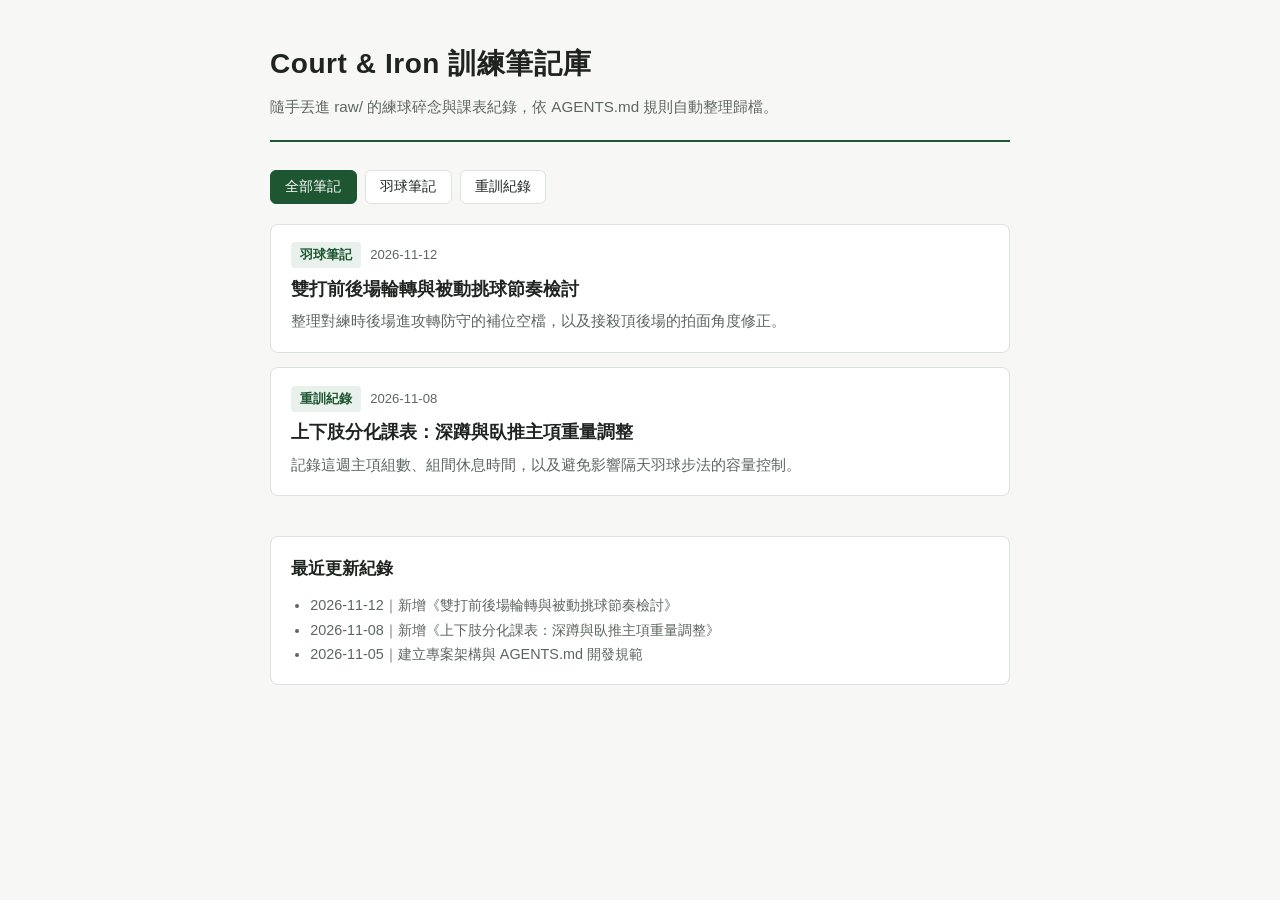
<file: index.html>
<!DOCTYPE html>
<html lang="zh-Hant">
<head>
  <meta charset="UTF-8" />
  <meta name="viewport" content="width=device-width, initial-scale=1.0" />
  <title>Court & Iron｜個人重訓與羽球訓練筆記庫</title>
  <link rel="stylesheet" href="style.css" />
</head>
<body>
  <div class="container">
    <header>
      <h1>Court & Iron 訓練筆記庫</h1>
      <p class="subtitle">隨手丟進 raw/ 的練球碎念與課表紀錄，依 AGENTS.md 規則自動整理歸檔。</p>
    </header>

    <div class="filter-bar">
      <button class="filter-btn active" data-filter="all">全部筆記</button>
      <button class="filter-btn" data-filter="badminton">羽球筆記</button>
      <button class="filter-btn" data-filter="strength">重訓紀錄</button>
    </div>

    <ul class="note-list" id="note-list">
      <li class="note-card" data-category="badminton">
        <div class="note-meta">
          <span class="tag">羽球筆記</span>
          <span>2026-11-12</span>
        </div>
        <a href="notes/doubles-rotation.html">雙打前後場輪轉與被動挑球節奏檢討</a>
        <p class="note-summary">整理對練時後場進攻轉防守的補位空檔，以及接殺頂後場的拍面角度修正。</p>
      </li>

      <li class="note-card" data-category="strength">
        <div class="note-meta">
          <span class="tag">重訓紀錄</span>
          <span>2026-11-08</span>
        </div>
        <a href="notes/bench-squat-log.html">上下肢分化課表：深蹲與臥推主項重量調整</a>
        <p class="note-summary">記錄這週主項組數、組間休息時間，以及避免影響隔天羽球步法的容量控制。</p>
      </li>
    </ul>

    <section class="log-box">
      <h2>最近更新紀錄</h2>
      <ul class="log-list" id="update-log">
        <li>2026-11-12｜新增《雙打前後場輪轉與被動挑球節奏檢討》</li>
        <li>2026-11-08｜新增《上下肢分化課表：深蹲與臥推主項重量調整》</li>
        <li>2026-11-05｜建立專案架構與 AGENTS.md 開發規範</li>
      </ul>
    </section>
  </div>

  <script>
    const buttons = document.querySelectorAll('.filter-btn');
    const cards = document.querySelectorAll('.note-card');

    buttons.forEach(btn => {
      btn.addEventListener('click', () => {
        buttons.forEach(b => b.classList.remove('active'));
        btn.classList.add('active');
        const target = btn.dataset.filter;

        cards.forEach(card => {
          if (target === 'all' || card.dataset.category === target) {
            card.style.display = 'block';
          } else {
            card.style.display = 'none';
          }
        });
      });
    });
  </script>
</body>
</html>
</file>
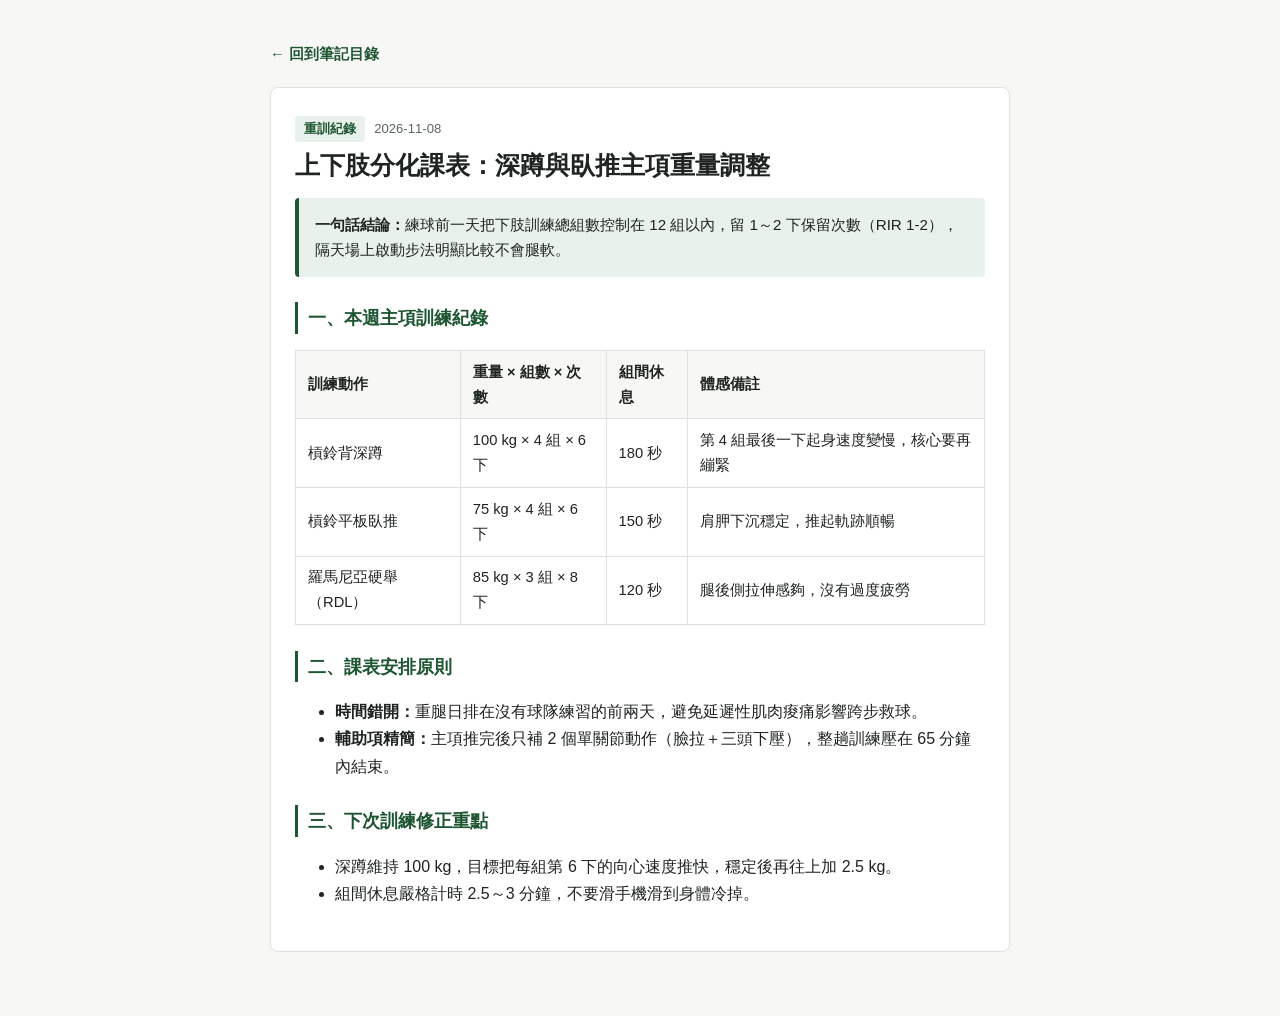
<file: notes/bench-squat-log.html>
<!DOCTYPE html>
<html lang="zh-Hant">
<head>
  <meta charset="UTF-8" />
  <meta name="viewport" content="width=device-width, initial-scale=1.0" />
  <title>上下肢分化課表：深蹲與臥推主項重量調整｜Court & Iron</title>
  <link rel="stylesheet" href="../style.css" />
</head>
<body>
  <div class="container">
    <a class="back-link" href="../index.html">← 回到筆記目錄</a>

    <article>
      <div class="note-meta">
        <span class="tag">重訓紀錄</span>
        <span>2026-11-08</span>
      </div>
      <h1>上下肢分化課表：深蹲與臥推主項重量調整</h1>

      <div class="callout">
        <strong>一句話結論：</strong>練球前一天把下肢訓練總組數控制在 12 組以內，留 1～2 下保留次數（RIR 1-2），隔天場上啟動步法明顯比較不會腿軟。
      </div>

      <h2>一、本週主項訓練紀錄</h2>
      <table>
        <thead>
          <tr>
            <th>訓練動作</th>
            <th>重量 × 組數 × 次數</th>
            <th>組間休息</th>
            <th>體感備註</th>
          </tr>
        </thead>
        <tbody>
          <tr>
            <td>槓鈴背深蹲</td>
            <td>100 kg × 4 組 × 6 下</td>
            <td>180 秒</td>
            <td>第 4 組最後一下起身速度變慢，核心要再繃緊</td>
          </tr>
          <tr>
            <td>槓鈴平板臥推</td>
            <td>75 kg × 4 組 × 6 下</td>
            <td>150 秒</td>
            <td>肩胛下沉穩定，推起軌跡順暢</td>
          </tr>
          <tr>
            <td>羅馬尼亞硬舉（RDL）</td>
            <td>85 kg × 3 組 × 8 下</td>
            <td>120 秒</td>
            <td>腿後側拉伸感夠，沒有過度疲勞</td>
          </tr>
        </tbody>
      </table>

      <h2>二、課表安排原則</h2>
      <ul>
        <li><strong>時間錯開：</strong>重腿日排在沒有球隊練習的前兩天，避免延遲性肌肉痠痛影響跨步救球。</li>
        <li><strong>輔助項精簡：</strong>主項推完後只補 2 個單關節動作（臉拉＋三頭下壓），整趟訓練壓在 65 分鐘內結束。</li>
      </ul>

      <h2>三、下次訓練修正重點</h2>
      <ul>
        <li>深蹲維持 100 kg，目標把每組第 6 下的向心速度推快，穩定後再往上加 2.5 kg。</li>
        <li>組間休息嚴格計時 2.5～3 分鐘，不要滑手機滑到身體冷掉。</li>
      </ul>
    </article>
  </div>
</body>
</html>
</file>
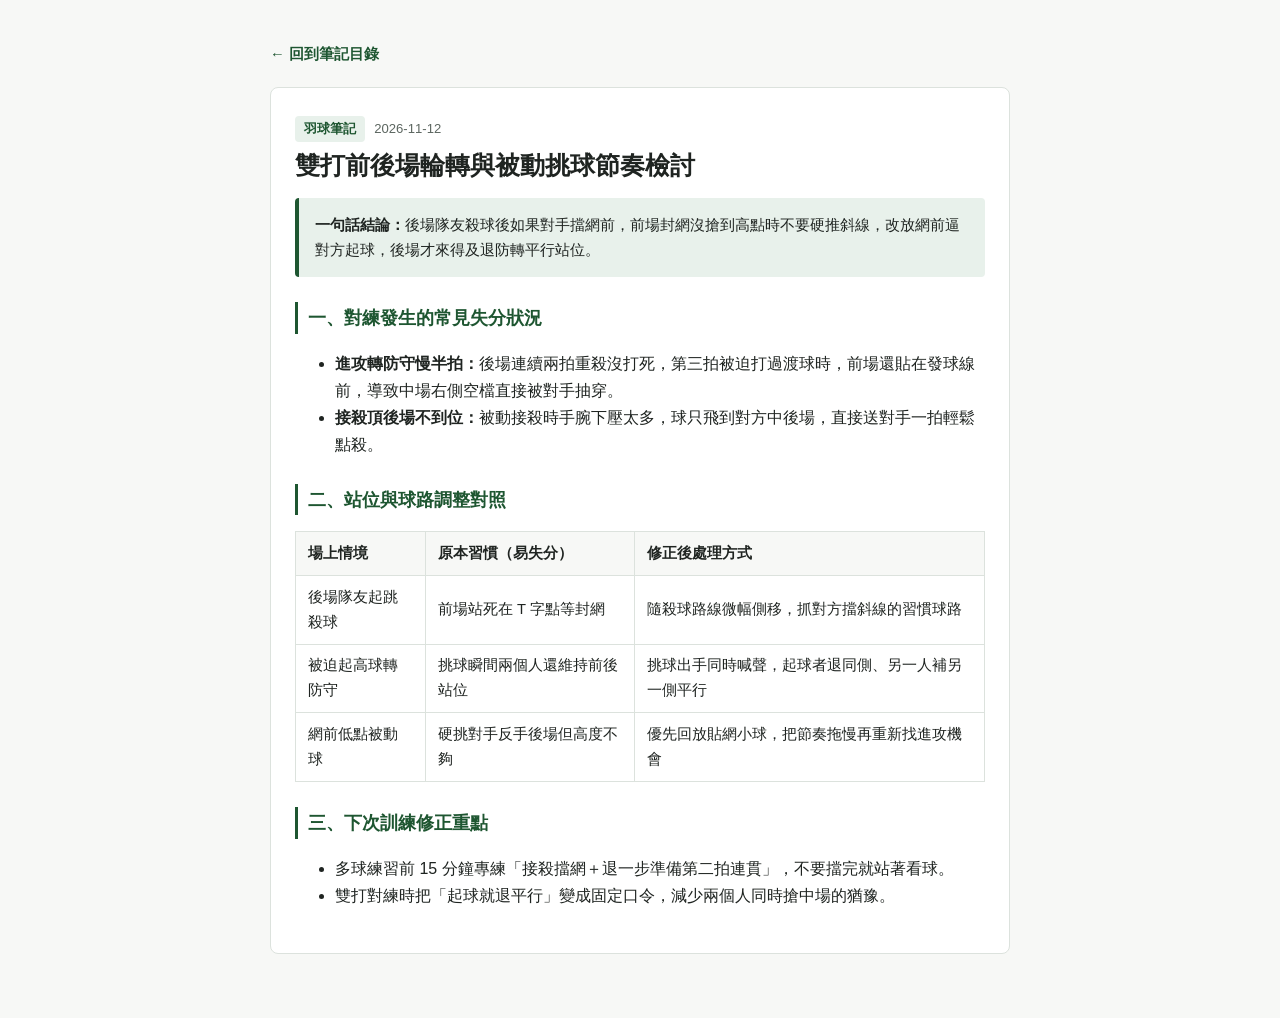
<file: notes/doubles-rotation.html>
<!DOCTYPE html>
<html lang="zh-Hant">
<head>
  <meta charset="UTF-8" />
  <meta name="viewport" content="width=device-width, initial-scale=1.0" />
  <title>雙打前後場輪轉與被動挑球節奏檢討｜Court & Iron</title>
  <link rel="stylesheet" href="../style.css" />
</head>
<body>
  <div class="container">
    <a class="back-link" href="../index.html">← 回到筆記目錄</a>

    <article>
      <div class="note-meta">
        <span class="tag">羽球筆記</span>
        <span>2026-11-12</span>
      </div>
      <h1>雙打前後場輪轉與被動挑球節奏檢討</h1>

      <div class="callout">
        <strong>一句話結論：</strong>後場隊友殺球後如果對手擋網前，前場封網沒搶到高點時不要硬推斜線，改放網前逼對方起球，後場才來得及退防轉平行站位。
      </div>

      <h2>一、對練發生的常見失分狀況</h2>
      <ul>
        <li><strong>進攻轉防守慢半拍：</strong>後場連續兩拍重殺沒打死，第三拍被迫打過渡球時，前場還貼在發球線前，導致中場右側空檔直接被對手抽穿。</li>
        <li><strong>接殺頂後場不到位：</strong>被動接殺時手腕下壓太多，球只飛到對方中後場，直接送對手一拍輕鬆點殺。</li>
      </ul>

      <h2>二、站位與球路調整對照</h2>
      <table>
        <thead>
          <tr>
            <th>場上情境</th>
            <th>原本習慣（易失分）</th>
            <th>修正後處理方式</th>
          </tr>
        </thead>
        <tbody>
          <tr>
            <td>後場隊友起跳殺球</td>
            <td>前場站死在 T 字點等封網</td>
            <td>隨殺球路線微幅側移，抓對方擋斜線的習慣球路</td>
          </tr>
          <tr>
            <td>被迫起高球轉防守</td>
            <td>挑球瞬間兩個人還維持前後站位</td>
            <td>挑球出手同時喊聲，起球者退同側、另一人補另一側平行</td>
          </tr>
          <tr>
            <td>網前低點被動球</td>
            <td>硬挑對手反手後場但高度不夠</td>
            <td>優先回放貼網小球，把節奏拖慢再重新找進攻機會</td>
          </tr>
        </tbody>
      </table>

      <h2>三、下次訓練修正重點</h2>
      <ul>
        <li>多球練習前 15 分鐘專練「接殺擋網＋退一步準備第二拍連貫」，不要擋完就站著看球。</li>
        <li>雙打對練時把「起球就退平行」變成固定口令，減少兩個人同時搶中場的猶豫。</li>
      </ul>
    </article>
  </div>
</body>
</html>
</file>
<file: style.css>
:root {
  --bg: #f7f8f6;
  --surface: #ffffff;
  --text: #1f2421;
  --muted: #5c6660;
  --primary: #1e5631;
  --primary-light: #e8f1eb;
  --border: #dce2dd;
}

* {
  box-sizing: border-box;
}

body {
  margin: 0;
  font-family: -apple-system, BlinkMacSystemFont, "Segoe UI", "Noto Sans TC", sans-serif;
  background-color: var(--bg);
  color: var(--text);
  line-height: 1.7;
}

.container {
  max-width: 780px;
  margin: 0 auto;
  padding: 2.5rem 1.25rem 4rem;
}

header {
  border-bottom: 2px solid var(--primary);
  padding-bottom: 1.25rem;
  margin-bottom: 1.75rem;
}

header h1 {
  margin: 0 0 0.4rem;
  font-size: 1.75rem;
  letter-spacing: 0.02em;
}

.subtitle {
  margin: 0;
  color: var(--muted);
  font-size: 0.95rem;
}

.filter-bar {
  display: flex;
  gap: 0.5rem;
  margin-bottom: 1.25rem;
  flex-wrap: wrap;
}

.filter-btn {
  border: 1px solid var(--border);
  background: var(--surface);
  color: var(--text);
  padding: 0.4rem 0.9rem;
  border-radius: 6px;
  cursor: pointer;
  font-size: 0.9rem;
  transition: background 0.15s, color 0.15s;
}

.filter-btn.active,
.filter-btn:hover {
  background: var(--primary);
  color: #ffffff;
  border-color: var(--primary);
}

.note-list {
  list-style: none;
  padding: 0;
  margin: 0 0 2.5rem;
  display: grid;
  gap: 0.9rem;
}

.note-card {
  background: var(--surface);
  border: 1px solid var(--border);
  border-radius: 8px;
  padding: 1.1rem 1.25rem;
}

.note-card:hover {
  border-color: var(--primary);
}

.note-meta {
  display: flex;
  align-items: center;
  gap: 0.6rem;
  font-size: 0.82rem;
  color: var(--muted);
  margin-bottom: 0.35rem;
}

.tag {
  background: var(--primary-light);
  color: var(--primary);
  font-weight: 600;
  padding: 0.12rem 0.55rem;
  border-radius: 4px;
}

.note-card a {
  display: block;
  font-size: 1.12rem;
  font-weight: 700;
  color: var(--text);
  text-decoration: none;
  margin-bottom: 0.3rem;
}

.note-card a:hover {
  color: var(--primary);
  text-decoration: underline;
}

.note-summary {
  margin: 0;
  font-size: 0.92rem;
  color: var(--muted);
}

.log-box {
  background: var(--surface);
  border: 1px solid var(--border);
  border-radius: 8px;
  padding: 1.1rem 1.25rem;
}

.log-box h2 {
  margin: 0 0 0.6rem;
  font-size: 1.05rem;
}

.log-list {
  margin: 0;
  padding-left: 1.2rem;
  color: var(--muted);
  font-size: 0.9rem;
}

/* 內頁共用樣式 */
.back-link {
  display: inline-block;
  margin-bottom: 1.25rem;
  color: var(--primary);
  text-decoration: none;
  font-weight: 600;
  font-size: 0.92rem;
}

.back-link:hover {
  text-decoration: underline;
}

article {
  background: var(--surface);
  border: 1px solid var(--border);
  border-radius: 8px;
  padding: 1.75rem 1.5rem;
}

article h1 {
  margin: 0.4rem 0 1rem;
  font-size: 1.55rem;
  line-height: 1.35;
}

article h2 {
  margin-top: 1.6rem;
  margin-bottom: 0.6rem;
  font-size: 1.15rem;
  color: var(--primary);
  border-left: 3px solid var(--primary);
  padding-left: 0.6rem;
}

.callout {
  background: var(--primary-light);
  border-left: 4px solid var(--primary);
  padding: 0.85rem 1rem;
  border-radius: 4px;
  margin: 1rem 0 1.4rem;
  font-size: 0.95rem;
}

table {
  width: 100%;
  border-collapse: collapse;
  margin: 1rem 0;
  font-size: 0.92rem;
}

th, td {
  border: 1px solid var(--border);
  padding: 0.55rem 0.75rem;
  text-align: left;
}

th {
  background: var(--bg);
  font-weight: 600;
}
</file>
